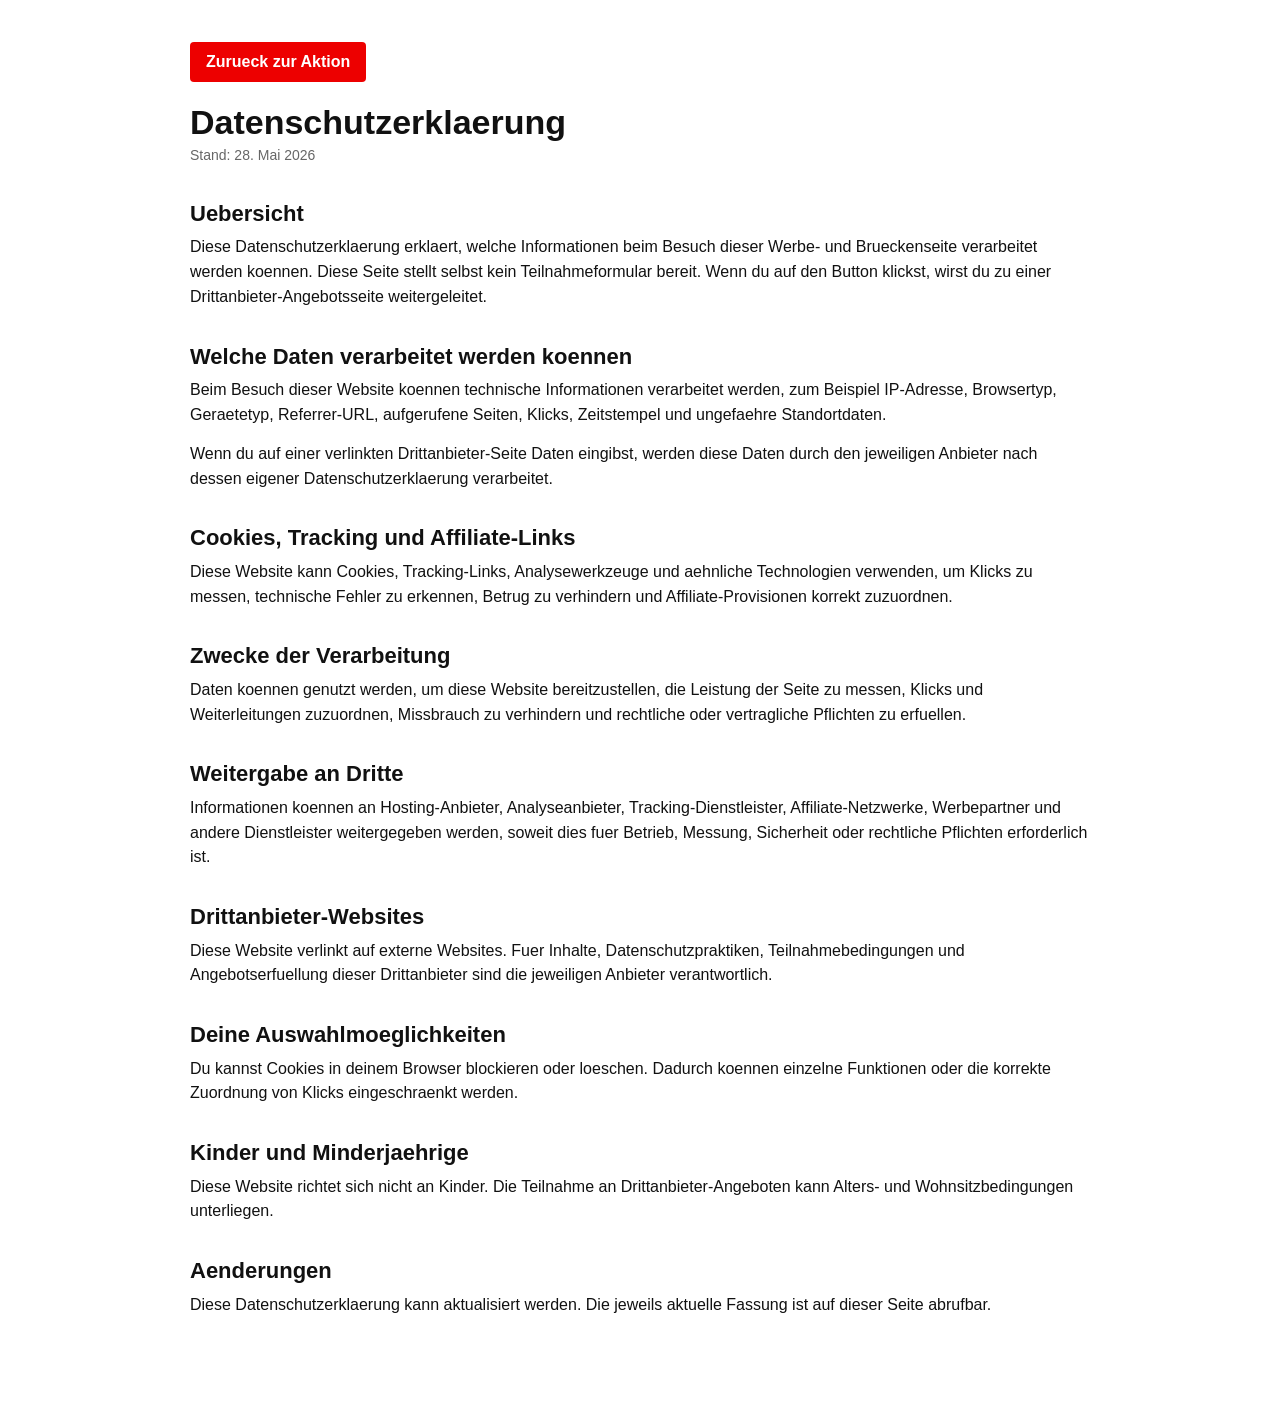
<file: de-mcdonalds-gift-card/privacy-policy.html>
<!DOCTYPE html>
<html lang="de">
<head>
  <meta charset="UTF-8">
  <meta name="viewport" content="width=device-width, initial-scale=1">
  <title>Datenschutzerklaerung</title>
  <meta name="description" content="Datenschutzerklaerung fuer diese Werbe- und Brueckenseite.">
  <link rel="stylesheet" href="../offer-bridge.css?v=13">
</head>
<body>
  <main class="legal-document">
    <a class="back-link" href="https://trk.coldmkt.com/click">Zurueck zur Aktion</a>
    <h1>Datenschutzerklaerung</h1>
    <p class="updated">Stand: 28. Mai 2026</p>

    <section>
      <h2>Uebersicht</h2>
      <p>
        Diese Datenschutzerklaerung erklaert, welche Informationen beim Besuch
        dieser Werbe- und Brueckenseite verarbeitet werden koennen. Diese Seite
        stellt selbst kein Teilnahmeformular bereit. Wenn du auf den Button
        klickst, wirst du zu einer Drittanbieter-Angebotsseite weitergeleitet.
      </p>
    </section>

    <section>
      <h2>Welche Daten verarbeitet werden koennen</h2>
      <p>
        Beim Besuch dieser Website koennen technische Informationen verarbeitet
        werden, zum Beispiel IP-Adresse, Browsertyp, Geraetetyp, Referrer-URL,
        aufgerufene Seiten, Klicks, Zeitstempel und ungefaehre Standortdaten.
      </p>
      <p>
        Wenn du auf einer verlinkten Drittanbieter-Seite Daten eingibst, werden
        diese Daten durch den jeweiligen Anbieter nach dessen eigener
        Datenschutzerklaerung verarbeitet.
      </p>
    </section>

    <section>
      <h2>Cookies, Tracking und Affiliate-Links</h2>
      <p>
        Diese Website kann Cookies, Tracking-Links, Analysewerkzeuge und
        aehnliche Technologien verwenden, um Klicks zu messen, technische
        Fehler zu erkennen, Betrug zu verhindern und Affiliate-Provisionen
        korrekt zuzuordnen.
      </p>
    </section>

    <section>
      <h2>Zwecke der Verarbeitung</h2>
      <p>
        Daten koennen genutzt werden, um diese Website bereitzustellen, die
        Leistung der Seite zu messen, Klicks und Weiterleitungen zuzuordnen,
        Missbrauch zu verhindern und rechtliche oder vertragliche Pflichten zu
        erfuellen.
      </p>
    </section>

    <section>
      <h2>Weitergabe an Dritte</h2>
      <p>
        Informationen koennen an Hosting-Anbieter, Analyseanbieter,
        Tracking-Dienstleister, Affiliate-Netzwerke, Werbepartner und andere
        Dienstleister weitergegeben werden, soweit dies fuer Betrieb, Messung,
        Sicherheit oder rechtliche Pflichten erforderlich ist.
      </p>
    </section>

    <section>
      <h2>Drittanbieter-Websites</h2>
      <p>
        Diese Website verlinkt auf externe Websites. Fuer Inhalte,
        Datenschutzpraktiken, Teilnahmebedingungen und Angebotserfuellung dieser
        Drittanbieter sind die jeweiligen Anbieter verantwortlich.
      </p>
    </section>

    <section>
      <h2>Deine Auswahlmoeglichkeiten</h2>
      <p>
        Du kannst Cookies in deinem Browser blockieren oder loeschen. Dadurch
        koennen einzelne Funktionen oder die korrekte Zuordnung von Klicks
        eingeschraenkt werden.
      </p>
    </section>

    <section>
      <h2>Kinder und Minderjaehrige</h2>
      <p>
        Diese Website richtet sich nicht an Kinder. Die Teilnahme an
        Drittanbieter-Angeboten kann Alters- und Wohnsitzbedingungen
        unterliegen.
      </p>
    </section>

    <section>
      <h2>Aenderungen</h2>
      <p>
        Diese Datenschutzerklaerung kann aktualisiert werden. Die jeweils
        aktuelle Fassung ist auf dieser Seite abrufbar.
      </p>
    </section>
  </main>
</body>
</html>
</file>
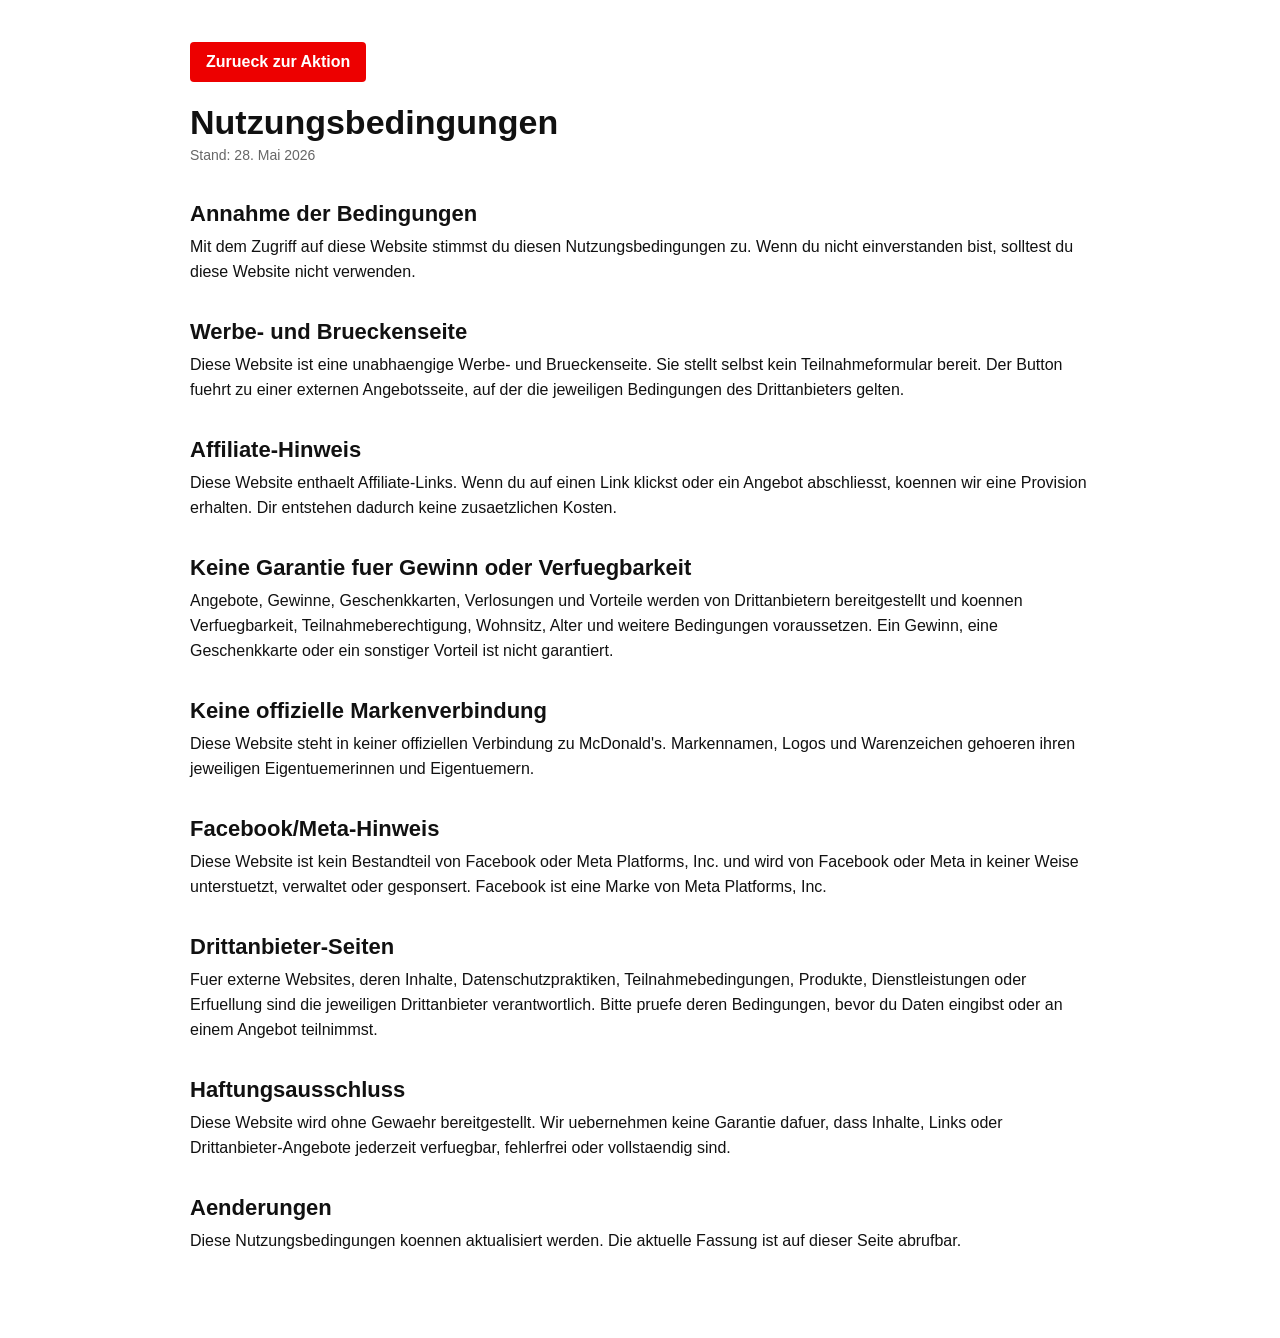
<file: de-mcdonalds-gift-card/terms-of-service.html>
<!DOCTYPE html>
<html lang="de">
<head>
  <meta charset="UTF-8">
  <meta name="viewport" content="width=device-width, initial-scale=1">
  <title>Nutzungsbedingungen</title>
  <meta name="description" content="Nutzungsbedingungen fuer diese Werbe- und Brueckenseite.">
  <link rel="stylesheet" href="../offer-bridge.css?v=13">
</head>
<body>
  <main class="legal-document">
    <a class="back-link" href="https://trk.coldmkt.com/click">Zurueck zur Aktion</a>
    <h1>Nutzungsbedingungen</h1>
    <p class="updated">Stand: 28. Mai 2026</p>

    <section>
      <h2>Annahme der Bedingungen</h2>
      <p>
        Mit dem Zugriff auf diese Website stimmst du diesen
        Nutzungsbedingungen zu. Wenn du nicht einverstanden bist, solltest du
        diese Website nicht verwenden.
      </p>
    </section>

    <section>
      <h2>Werbe- und Brueckenseite</h2>
      <p>
        Diese Website ist eine unabhaengige Werbe- und Brueckenseite. Sie stellt
        selbst kein Teilnahmeformular bereit. Der Button fuehrt zu einer
        externen Angebotsseite, auf der die jeweiligen Bedingungen des
        Drittanbieters gelten.
      </p>
    </section>

    <section>
      <h2>Affiliate-Hinweis</h2>
      <p>
        Diese Website enthaelt Affiliate-Links. Wenn du auf einen Link klickst
        oder ein Angebot abschliesst, koennen wir eine Provision erhalten. Dir
        entstehen dadurch keine zusaetzlichen Kosten.
      </p>
    </section>

    <section>
      <h2>Keine Garantie fuer Gewinn oder Verfuegbarkeit</h2>
      <p>
        Angebote, Gewinne, Geschenkkarten, Verlosungen und Vorteile werden von
        Drittanbietern bereitgestellt und koennen Verfuegbarkeit,
        Teilnahmeberechtigung, Wohnsitz, Alter und weitere Bedingungen
        voraussetzen. Ein Gewinn, eine Geschenkkarte oder ein sonstiger Vorteil
        ist nicht garantiert.
      </p>
    </section>

    <section>
      <h2>Keine offizielle Markenverbindung</h2>
      <p>
        Diese Website steht in keiner offiziellen Verbindung zu McDonald's.
        Markennamen, Logos und Warenzeichen gehoeren ihren jeweiligen
        Eigentuemerinnen und Eigentuemern.
      </p>
    </section>

    <section>
      <h2>Facebook/Meta-Hinweis</h2>
      <p>
        Diese Website ist kein Bestandteil von Facebook oder Meta Platforms,
        Inc. und wird von Facebook oder Meta in keiner Weise unterstuetzt,
        verwaltet oder gesponsert. Facebook ist eine Marke von Meta Platforms,
        Inc.
      </p>
    </section>

    <section>
      <h2>Drittanbieter-Seiten</h2>
      <p>
        Fuer externe Websites, deren Inhalte, Datenschutzpraktiken,
        Teilnahmebedingungen, Produkte, Dienstleistungen oder Erfuellung sind
        die jeweiligen Drittanbieter verantwortlich. Bitte pruefe deren
        Bedingungen, bevor du Daten eingibst oder an einem Angebot teilnimmst.
      </p>
    </section>

    <section>
      <h2>Haftungsausschluss</h2>
      <p>
        Diese Website wird ohne Gewaehr bereitgestellt. Wir uebernehmen keine
        Garantie dafuer, dass Inhalte, Links oder Drittanbieter-Angebote
        jederzeit verfuegbar, fehlerfrei oder vollstaendig sind.
      </p>
    </section>

    <section>
      <h2>Aenderungen</h2>
      <p>
        Diese Nutzungsbedingungen koennen aktualisiert werden. Die aktuelle
        Fassung ist auf dieser Seite abrufbar.
      </p>
    </section>
  </main>
</body>
</html>
</file>
<file: offer-bridge.css>
:root {
  --red: #ed0000;
  --red-dark: #ca0000;
  --yellow: #ffd11a;
  --orange: #ff9900;
  --ink: #080808;
  --muted: #6d6d6d;
  --line: #d7d7d7;
}

* {
  box-sizing: border-box;
}

body {
  min-height: 100vh;
  margin: 0;
  color: var(--ink);
  font-family: Arial, Helvetica, sans-serif;
  background: #fff;
}

img {
  display: block;
  max-width: 100%;
}

a {
  color: inherit;
  text-decoration: none;
}

.campaign-shell {
  width: 100%;
  min-height: 100vh;
  margin: 0 auto;
  overflow: hidden;
  background: #fff;
}

.progress-bar {
  height: 46px;
  display: grid;
  grid-template-columns: 1fr 1fr 1fr;
  align-items: center;
  padding: 0 8px;
  color: #a8a8a8;
  background: linear-gradient(#fafafa, #d9d9d9);
  box-shadow: 0 4px 12px rgba(0, 0, 0, 0.25);
  font-size: 13px;
  font-weight: 800;
}

.progress-step {
  display: flex;
  align-items: center;
  justify-content: center;
  gap: 6px;
  white-space: nowrap;
}

.progress-step::after {
  content: "";
  width: 0;
  height: 0;
  border-top: 4px solid transparent;
  border-bottom: 4px solid transparent;
  border-left: 5px solid currentColor;
  opacity: 0.55;
}

.progress-step:last-child::after {
  display: none;
}

.step-badge {
  width: 28px;
  height: 28px;
  display: inline-flex;
  align-items: center;
  justify-content: center;
  border-radius: 50%;
  color: #fff;
  background: #bcbcbc;
  font-size: 17px;
  font-weight: 900;
}

.progress-step.active {
  color: #111;
}

.progress-step.active .step-badge {
  background: var(--red);
}

.gift-badge {
  width: 30px;
  height: 30px;
  background:
    linear-gradient(#fff 0 0) center 8px / 16px 4px no-repeat,
    linear-gradient(#fff 0 0) center 16px / 20px 12px no-repeat,
    #bcbcbc;
}

.offer-hero {
  width: 100%;
  padding: 0;
  background: #fff;
}

.offer-hero img {
  width: 100%;
  max-width: none;
  margin: 0 auto;
}

.formless-offer {
  width: min(95%, 760px);
  margin: 0 auto;
  padding: 18px 0 28px;
  text-align: center;
}

.formless-offer h1 {
  margin: 2px 0 22px;
  color: var(--red);
  font-size: 21px;
  line-height: 1.12;
}

.cta-button {
  position: relative;
  width: 100%;
  min-height: 54px;
  display: flex;
  align-items: center;
  justify-content: center;
  margin-top: 0;
  padding: 0 70px 0 14px;
  border: 0;
  border-radius: 0;
  color: #fff;
  background: var(--red);
  box-shadow: 0 4px 5px rgba(0, 0, 0, 0.28);
  font-size: 18px;
  font-weight: 900;
  line-height: 1.1;
}

.cta-button:hover {
  background: var(--red-dark);
}

.cta-button::after {
  content: "100% GRATIS";
  position: absolute;
  right: 10px;
  top: 50%;
  width: 48px;
  height: 48px;
  display: flex;
  align-items: center;
  justify-content: center;
  border: 3px solid #31a852;
  border-radius: 50%;
  color: #31a852;
  background: #fff;
  font-size: 9px;
  font-weight: 900;
  line-height: 1;
  transform: translateY(-50%) rotate(-12deg);
}

.legal {
  width: min(95%, 760px);
  margin: 0 auto;
  padding: 260px 16px 18px;
  text-align: center;
}

.legal p {
  margin: 0 0 8px;
  color: #111;
  font-size: 9px;
  line-height: 1.12;
}

.legal nav {
  display: flex;
  justify-content: center;
  gap: 8px;
  margin-top: 14px;
  color: #000;
  font-size: 12px;
}

.legal a + a {
  border-left: 1px solid #000;
  padding-left: 8px;
}

.legal-document {
  width: min(900px, calc(100% - 34px));
  margin: 0 auto;
  padding: 42px 0 70px;
  color: #111;
  font-size: 16px;
  line-height: 1.55;
}

.legal-document h1 {
  margin: 22px 0 4px;
  color: #111;
  font-size: 34px;
  line-height: 1.1;
}

.legal-document h2 {
  margin: 34px 0 8px;
  color: #111;
  font-size: 22px;
  line-height: 1.2;
}

.legal-document p {
  margin: 0 0 14px;
}

.legal-document .updated {
  color: #666;
  font-size: 14px;
}

.back-link {
  display: inline-flex;
  align-items: center;
  min-height: 40px;
  padding: 0 16px;
  border-radius: 4px;
  color: #fff;
  background: var(--red);
  font-weight: 800;
}

@media (min-width: 769px) {
  body {
    padding: 0;
    background: #fff;
  }

  .campaign-shell {
    width: 100%;
    min-height: 100vh;
    border-radius: 0;
    box-shadow: none;
  }

  .progress-bar {
    height: 68px;
    grid-template-columns: auto auto auto;
    justify-content: center;
    gap: 12px;
    padding: 0;
    font-size: 18px;
  }

  .progress-step {
    gap: 8px;
  }

  .step-badge {
    width: 42px;
    height: 42px;
    font-size: 25px;
  }

  .gift-badge {
    width: 42px;
    height: 42px;
    background:
      linear-gradient(#fff 0 0) center 12px / 22px 5px no-repeat,
      linear-gradient(#fff 0 0) center 23px / 28px 16px no-repeat,
      #bcbcbc;
  }

  .offer-hero {
    height: auto;
    padding-top: 0;
  }

  .offer-hero picture {
    display: block;
  }

  .offer-hero img {
    width: min(74vw, 1110px);
    max-width: 100%;
  }

  .formless-offer {
    width: min(795px, calc(100% - 40px));
    padding-top: 18px;
  }

  .formless-offer h1 {
    margin-bottom: 30px;
    font-size: 29px;
  }

  .cta-button {
    min-height: 63px;
    font-size: 28px;
  }

  .legal {
    width: min(795px, calc(100% - 40px));
    padding-top: 260px;
  }

  .legal p {
    font-size: 10px;
  }

  .legal nav {
    font-size: 16px;
  }
}

@media (max-width: 768px) {
  .progress-bar {
    height: 44px;
    padding-inline: 5px;
    font-size: 12px;
  }

  .step-badge {
    width: 28px;
    height: 28px;
  }

  .offer-hero {
    margin-top: 0;
  }

  .offer-hero img {
    width: 100vw;
    margin-left: 50%;
    transform: translateX(-50%);
  }

  .formless-offer {
    padding-top: 10px;
  }

  .formless-offer h1 {
    font-size: 21px;
  }

  .cta-button {
    min-height: 54px;
    font-size: 18px;
  }
}
</file>
